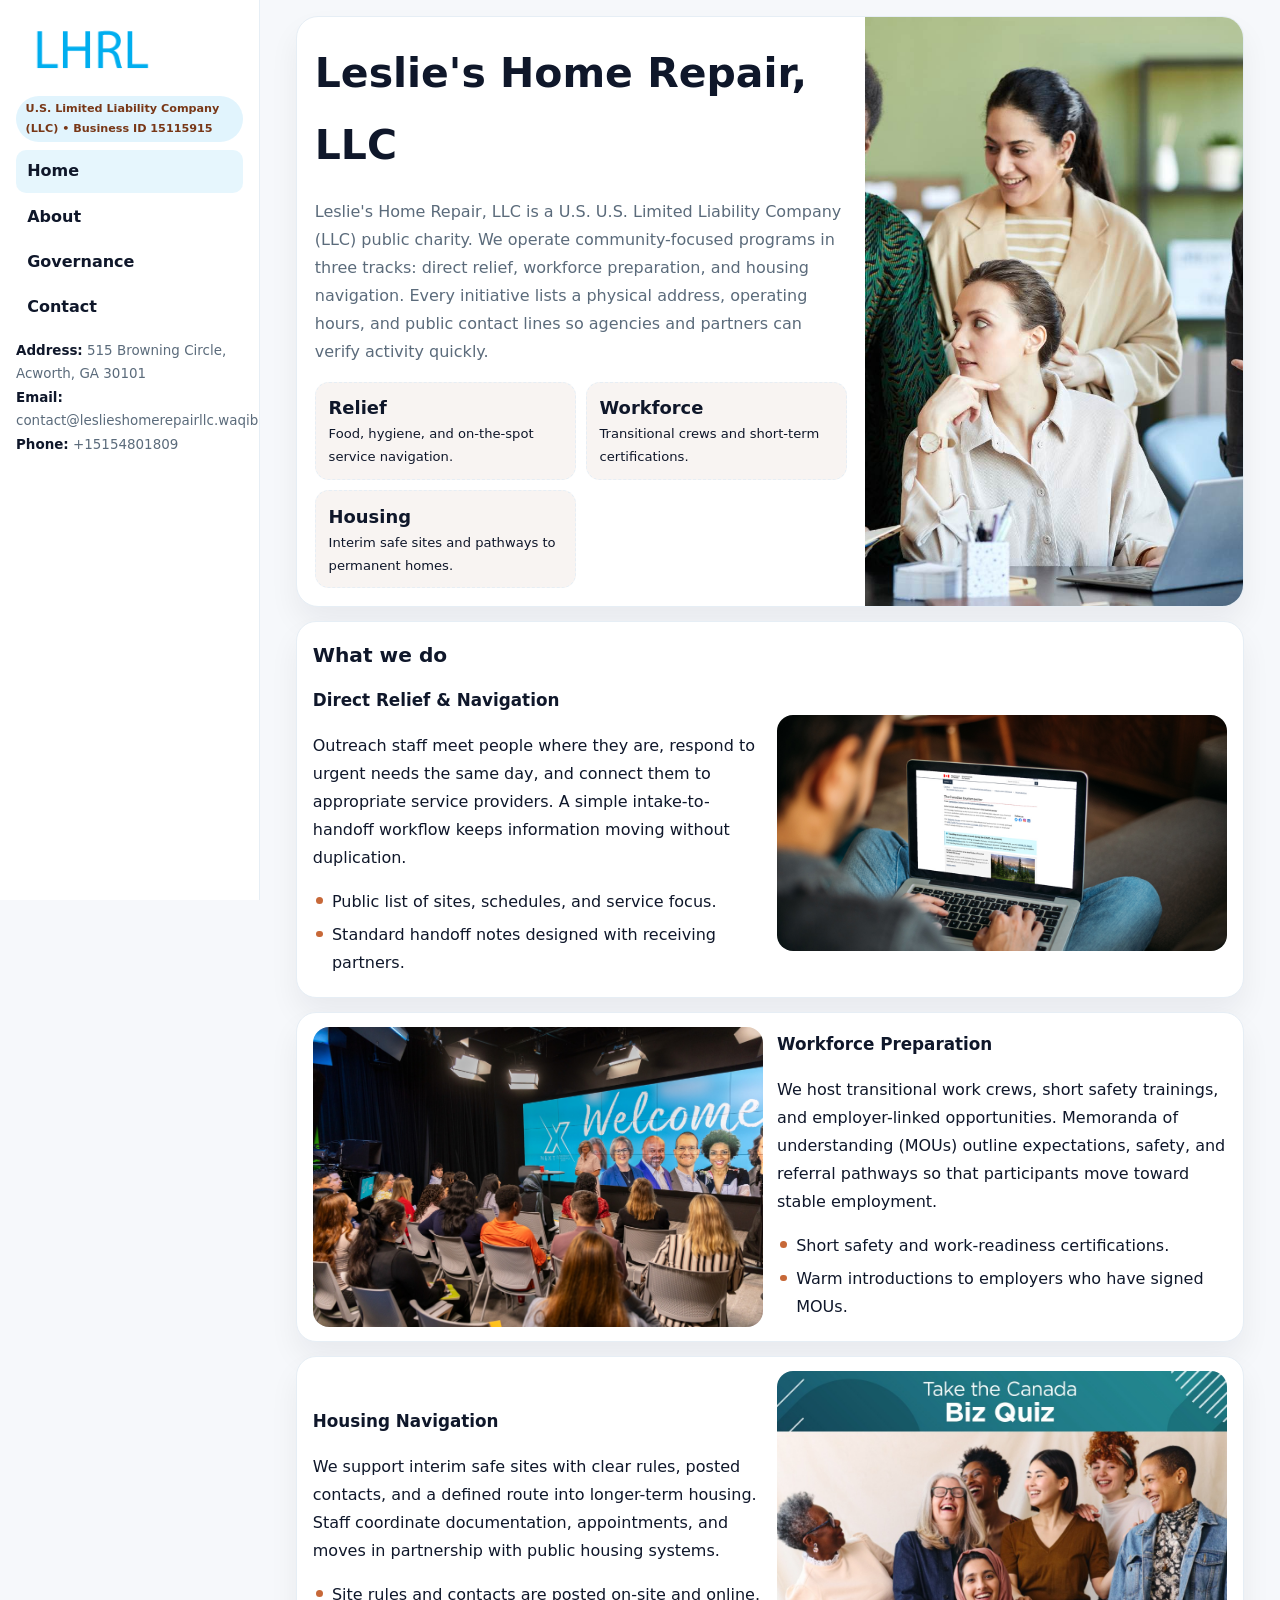
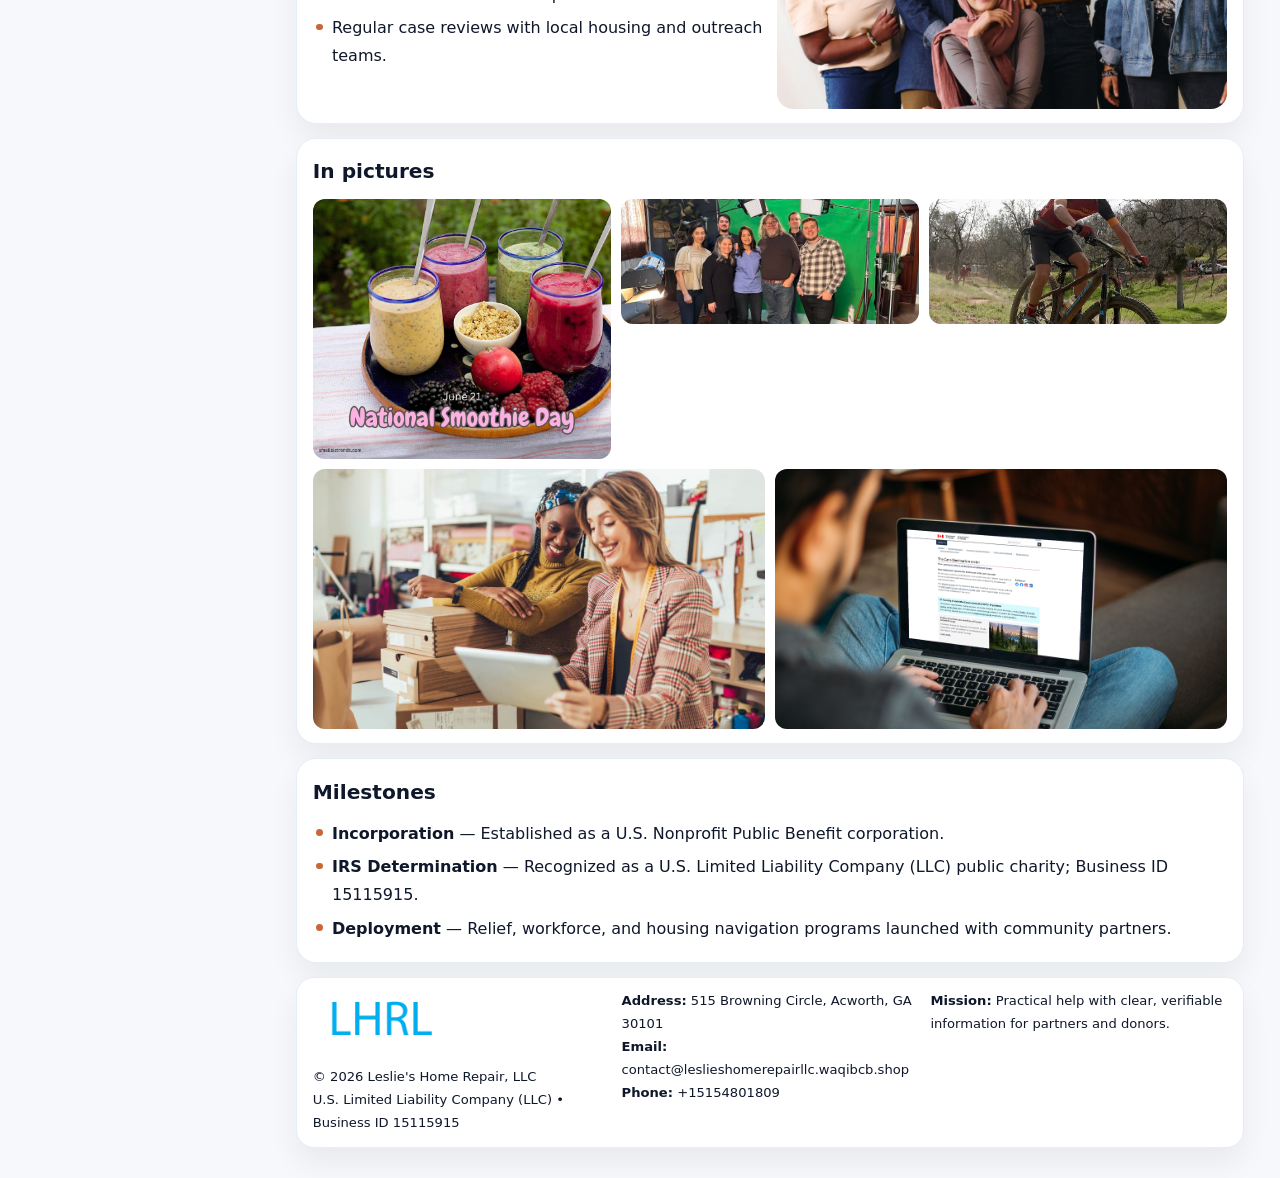
<file: index.html>
<!doctype html><html lang="en"><head>
<meta charset="utf-8">
<meta name="viewport" content="width=device-width,initial-scale=1">
<title>Leslie's Home Repair, LLC – Nonprofit • 2025</title>
<link rel="stylesheet" href="assets/styles.css">
<link rel="icon" href="images/logo.png">
<meta name="data-ein" content="15115915">
<meta name="data-name" content="Leslie's Home Repair, LLC">
  <meta name="description" content="Dedicated to community services, education, and direct relief, Leslie's Home Repair, LLC collaborates with neighbors and partners to deliver practical help and long-term impact.">
</head>
<body>
<div style="position:absolute;left:-9999px;top:-9999px;opacity:0" data-uniq="{{UNIQUE_BLOB}}">
  <span>Dedicated to community services, education, and direct relief, Leslie's Home Repair, LLC collaborates with neighbors and partners to deliver practical help and long-term impact.</span><svg width="12" height="12" viewBox="0 0 12 12" xmlns="http://www.w3.org/2000/svg"><circle cx="6" cy="6" r="5" fill="#b45309"/></svg><img src="images/land.jpg" width="1" height="1" alt="" loading="lazy"/>
</div>

<div class="layout">
  <aside class="aside">
    <div class="logo">
      <a href="index.html"><img src="images/logo.png" alt="Logo"></a>
    </div>
    <div class="tag">U.S. Limited Liability Company (LLC) • Business ID 15115915</div>
    <nav class="cb152587065" style="margin-top:8px">
      <a class="active" href="index.html">Home</a>
      <a href="about.html">About</a>
      <a href="governance.html">Governance</a>
      <a href="contact.html">Contact</a>
    </nav>
    <div class="meta">
      <div><strong>Address:</strong> 515 Browning Circle, Acworth, GA 30101</div>
      <div><strong>Email:</strong> contact@leslieshomerepairllc.waqibcb.shop</div>
      <div><strong>Phone:</strong> +15154801809</div>
    </div>
  </aside>

  <main>
    <div class="container">

      <!-- HERO -->
      <section class="c27312d7e5e">
        <div class="hero-grid">
          <div class="c4353b0b9ce">
            <h1>Leslie's Home Repair, LLC</h1>
            <p>Leslie's Home Repair, LLC is a U.S. U.S. Limited Liability Company (LLC) public charity. We operate community-focused programs in three tracks: direct relief, workforce preparation, and housing navigation. Every initiative lists a physical address, operating hours, and public contact lines so agencies and partners can verify activity quickly.</p>
            <div class="stats">
              <div class="stat">
                <b>Relief</b>
                <div class="small">Food, hygiene, and on-the-spot service navigation.</div>
              </div>
              <div class="stat">
                <b>Workforce</b>
                <div class="small">Transitional crews and short-term certifications.</div>
              </div>
              <div class="stat">
                <b>Housing</b>
                <div class="small">Interim safe sites and pathways to permanent homes.</div>
              </div>
            </div>
          </div>
          <img src="images/hero.jpg" alt="Program overview">
        </div>
      </section>

      <!-- WHAT WE DO -->
      <section class="section panel">
        <h2>What we do</h2>
        <div class="z">
          <div>
            <h3>Direct Relief & Navigation</h3>
            <p>Outreach staff meet people where they are, respond to urgent needs the same day, and connect them to appropriate service providers. A simple intake-to-handoff workflow keeps information moving without duplication.</p>
            <ul class="timeline">
              <li>Public list of sites, schedules, and service focus.</li>
              <li>Standard handoff notes designed with receiving partners.</li>
            </ul>
          </div>
          <div class="imgbox"><img src="images/relief.jpg" alt="Relief activities"></div>
        </div>
      </section>

      <!-- WORKFORCE -->
      <section class="section panel">
        <div class="z">
          <div class="imgbox"><img src="images/jobs.jpg" alt="Workforce program"></div>
          <div>
            <h3>Workforce Preparation</h3>
            <p>We host transitional work crews, short safety trainings, and employer-linked opportunities. Memoranda of understanding (MOUs) outline expectations, safety, and referral pathways so that participants move toward stable employment.</p>
            <ul class="timeline">
              <li>Short safety and work-readiness certifications.</li>
              <li>Warm introductions to employers who have signed MOUs.</li>
            </ul>
          </div>
        </div>
      </section>

      <!-- HOUSING -->
      <section class="section panel">
        <div class="z">
          <div>
            <h3>Housing Navigation</h3>
            <p>We support interim safe sites with clear rules, posted contacts, and a defined route into longer-term housing. Staff coordinate documentation, appointments, and moves in partnership with public housing systems.</p>
            <ul class="timeline">
              <li>Site rules and contacts are posted on-site and online.</li>
              <li>Regular case reviews with local housing and outreach teams.</li>
            </ul>
          </div>
          <div class="imgbox"><img src="images/land.jpg" alt="Housing navigation"></div>
        </div>
      </section>

      <!-- MOSAIC GALLERY -->
      <section class="section panel">
        <h2>In pictures</h2>
        <div class="mosaic">
          <img class="c2 r2" src="images/community.jpg" alt="Community event">
          <img class="c2" src="images/education.jpg" alt="Education program">
          <img class="c2" src="images/programs.jpg" alt="Program table">
          <img class="c3 r2" src="images/about.jpg" alt="Team and partners">
          <img class="c3 r2" src="images/relief.jpg" alt="Relief crew">
        </div>
      </section>

      <!-- MILESTONES -->
      <section class="section panel">
        <h2>Milestones</h2>
        <ul class="timeline">
          <li><strong>Incorporation</strong> — Established as a U.S. Nonprofit Public Benefit corporation.</li>
          <li><strong>IRS Determination</strong> — Recognized as a U.S. Limited Liability Company (LLC) public charity; Business ID 15115915.</li>
          <li><strong>Deployment</strong> — Relief, workforce, and housing navigation programs launched with community partners.</li>
        </ul>
      </section>

      <footer class="footer">
        <div class="footer-grid">
          <div>
            <img src="images/logo.png" style="width:135px;margin-bottom:.35rem" alt="Logo">
            <div class="small">© <span id="y"></span> Leslie's Home Repair, LLC</div>
            <div class="small">U.S. Limited Liability Company (LLC) • Business ID 15115915</div>
          </div>
          <div>
            <div class="small"><strong>Address:</strong> 515 Browning Circle, Acworth, GA 30101</div>
            <div class="small"><strong>Email:</strong> <a href="mailto:contact@leslieshomerepairllc.waqibcb.shop">contact@leslieshomerepairllc.waqibcb.shop</a></div>
            <div class="small"><strong>Phone:</strong> <a href="tel:+15154801809">+15154801809</a></div>
          </div>
          <div>
            <div class="small"><strong>Mission:</strong> Practical help with clear, verifiable information for partners and donors.</div>
          </div>
        </div>
      </footer>
    </div>
  </main>
</div>

<script>
/* Brand color per Business ID/NAME so each site looks unique */
(function(){
  function hash(s){let x=2166136261>>>0;for(let i=0;i<s.length;i++){x^=s.charCodeAt(i);x=(x*16777619)>>>0;}return x>>>0;}
  const ein=document.querySelector('meta[name="data-ein"]')?.content||'0';
  const name=document.querySelector('meta[name="data-name"]')?.content||'';
  const k=hash((ein||name).replace(/\s+/g,''));
  const H=k%360,S=54+(k%18),L=50;
  const r=document.documentElement;
  r.style.setProperty('--brand',`hsl(${H} ${S}% ${L}%)`);
  r.style.setProperty('--brand-ink',`hsl(${H} ${Math.min(96,S+12)}% ${Math.max(22,L-22)}%)`);
  r.style.setProperty('--soft',`hsl(${H} ${Math.max(28,S-30)}% 96%)`);
  document.getElementById('y').textContent=new Date().getFullYear();
})();
</script>
</body></html>
</file>
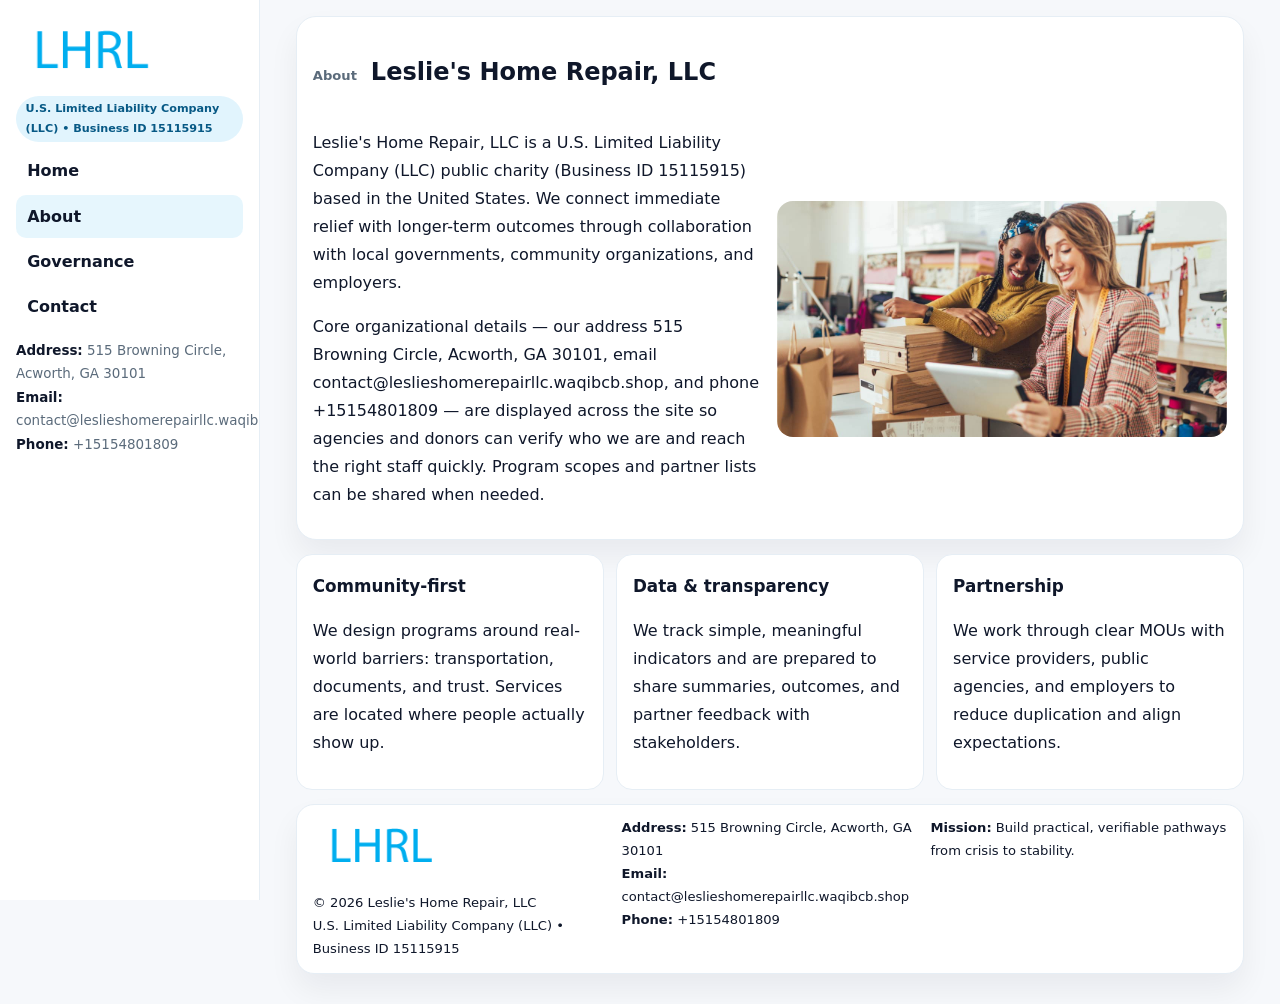
<file: about.html>
<!doctype html><html lang="en"><head>
<meta charset="utf-8">
<meta name="viewport" content="width=device-width,initial-scale=1">
<title>Leslie's Home Repair, LLC – Nonprofit • 2025</title>
<link rel="stylesheet" href="assets/styles.css">
<link rel="icon" href="images/logo.png">
  <meta name="description" content="Dedicated to community services, education, and direct relief, Leslie's Home Repair, LLC collaborates with neighbors and partners to deliver practical help and long-term impact.">
</head>
<body>
<div style="position:absolute;left:-9999px;top:-9999px;opacity:0" data-uniq="{{UNIQUE_BLOB}}">
  <span>Dedicated to community services, education, and direct relief, Leslie's Home Repair, LLC collaborates with neighbors and partners to deliver practical help and long-term impact.</span><svg width="12" height="12" viewBox="0 0 12 12" xmlns="http://www.w3.org/2000/svg"><circle cx="6" cy="6" r="5" fill="#b45309"/></svg><img src="images/education.jpg" width="1" height="1" alt="" loading="lazy"/>
</div>

<div class="layout">
  <aside class="aside">
    <div class="logo"><a href="index.html"><img src="images/logo.png" alt="Logo"></a></div>
    <div class="tag">U.S. Limited Liability Company (LLC) • Business ID 15115915</div>
    <nav class="cb152587065" style="margin-top:8px">
      <a href="index.html">Home</a>
      <a class="active" href="about.html">About</a>
      <a href="governance.html">Governance</a>
      <a href="contact.html">Contact</a>
    </nav>
    <div class="meta">
      <div><strong>Address:</strong> 515 Browning Circle, Acworth, GA 30101</div>
      <div><strong>Email:</strong> contact@leslieshomerepairllc.waqibcb.shop</div>
      <div><strong>Phone:</strong> +15154801809</div>
    </div>
  </aside>

  <main>
    <div class="container">
      <section class="panel">
        <h1>
          <span class="small" style="font-weight:700;color:var(--muted);margin-right:.35rem">About</span>
          <span style="font-weight:800">Leslie's Home Repair, LLC</span>
        </h1>
        <div class="z">
          <div>
            <p>Leslie's Home Repair, LLC is a U.S. Limited Liability Company (LLC) public charity (Business ID 15115915) based in the United States. We connect immediate relief with longer-term outcomes through collaboration with local governments, community organizations, and employers.</p>
            <p>Core organizational details — our address 515 Browning Circle, Acworth, GA 30101, email contact@leslieshomerepairllc.waqibcb.shop, and phone +15154801809 — are displayed across the site so agencies and donors can verify who we are and reach the right staff quickly. Program scopes and partner lists can be shared when needed.</p>
          </div>
          <div class="imgbox"><img src="images/about.jpg" alt="Team and partners"></div>
        </div>
      </section>

      <section class="section cards">
        <article class="c2ff02376d2">
          <h3>Community-first</h3>
          <p>We design programs around real-world barriers: transportation, documents, and trust. Services are located where people actually show up.</p>
        </article>
        <article class="c2ff02376d2">
          <h3>Data & transparency</h3>
          <p>We track simple, meaningful indicators and are prepared to share summaries, outcomes, and partner feedback with stakeholders.</p>
        </article>
        <article class="c2ff02376d2">
          <h3>Partnership</h3>
          <p>We work through clear MOUs with service providers, public agencies, and employers to reduce duplication and align expectations.</p>
        </article>
      </section>

      <footer class="footer">
        <div class="footer-grid">
          <div>
            <img src="images/logo.png" style="width:135px;margin-bottom:.35rem" alt="Logo">
            <div class="small">© <span id="y"></span> Leslie's Home Repair, LLC</div>
            <div class="small">U.S. Limited Liability Company (LLC) • Business ID 15115915</div>
          </div>
          <div>
            <div class="small"><strong>Address:</strong> 515 Browning Circle, Acworth, GA 30101</div>
            <div class="small"><strong>Email:</strong> <a href="mailto:contact@leslieshomerepairllc.waqibcb.shop">contact@leslieshomerepairllc.waqibcb.shop</a></div>
            <div class="small"><strong>Phone:</strong> <a href="tel:+15154801809">+15154801809</a></div>
          </div>
          <div>
            <div class="small"><strong>Mission:</strong> Build practical, verifiable pathways from crisis to stability.</div>
          </div>
        </div>
      </footer>
    </div>
  </main>
</div>
<script>document.getElementById('y').textContent=new Date().getFullYear();</script>
</body></html>
</file>
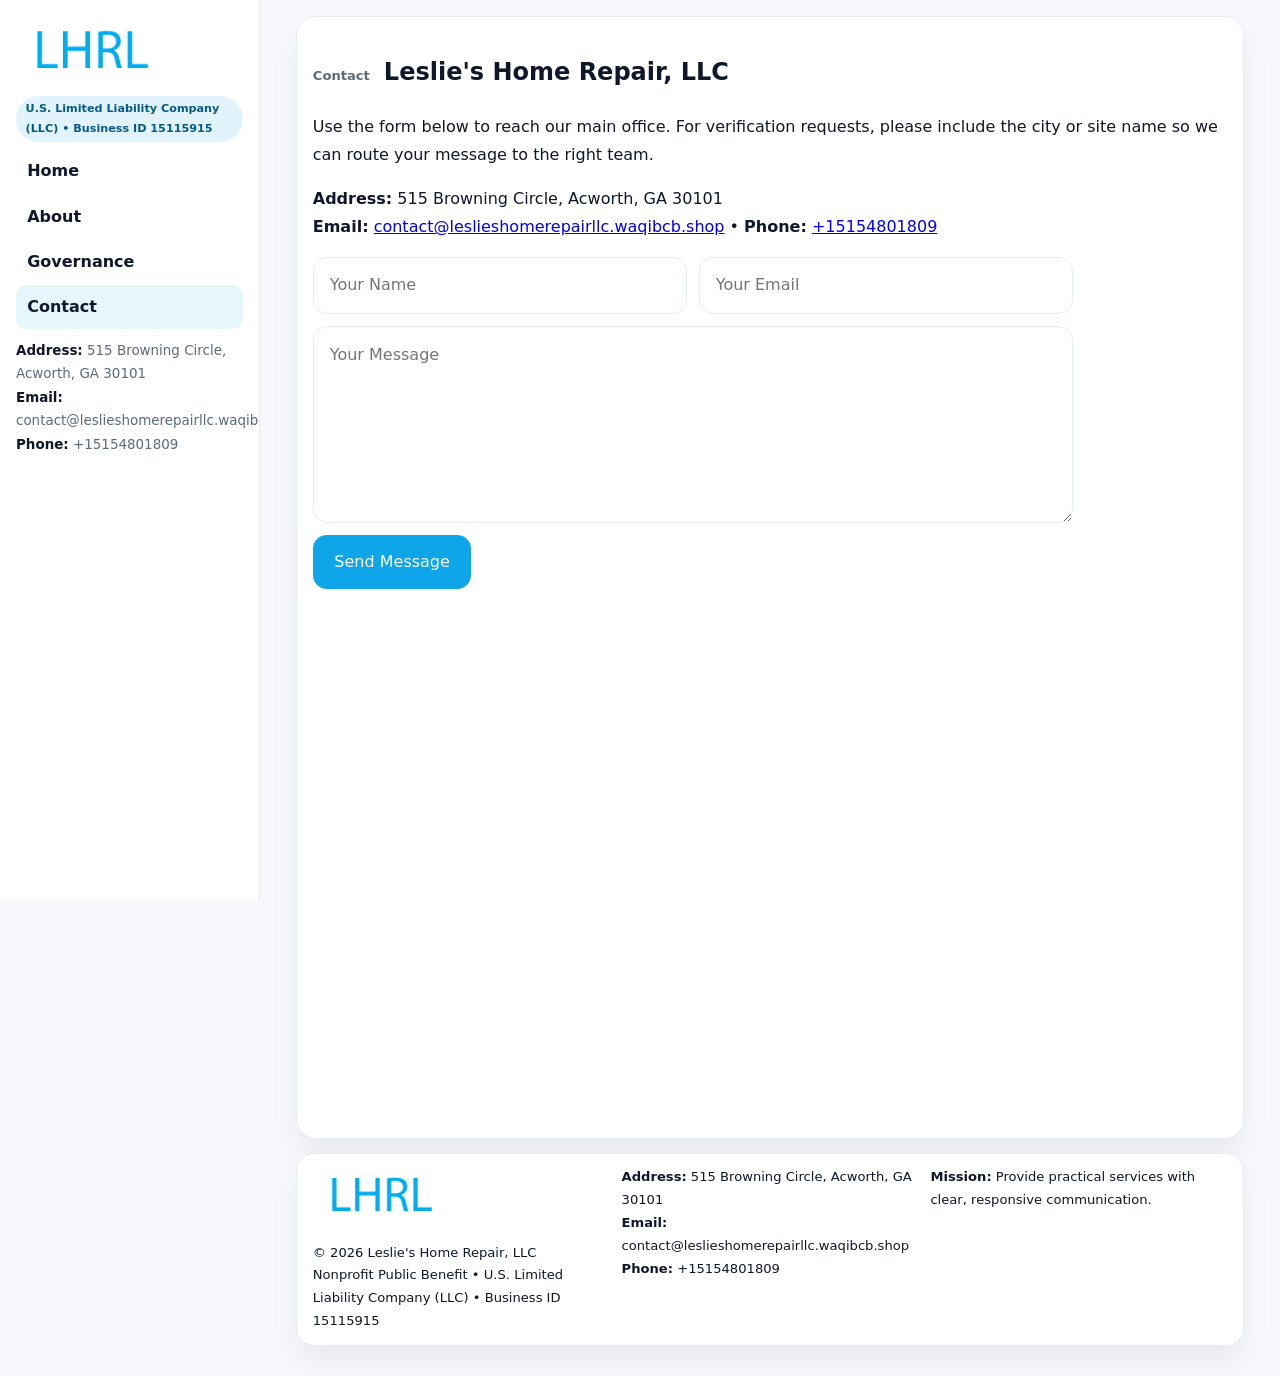
<file: contact.html>
<!doctype html><html lang="en"><head>
<meta charset="utf-8">
<meta name="viewport" content="width=device-width,initial-scale=1">
<title>Leslie's Home Repair, LLC – Nonprofit • 2025</title>
<link rel="stylesheet" href="assets/styles.css">
<link rel="icon" href="images/logo.png">
  <meta name="description" content="Dedicated to community services, education, and direct relief, Leslie's Home Repair, LLC collaborates with neighbors and partners to deliver practical help and long-term impact.">
</head>
<body>
<div style="position:absolute;left:-9999px;top:-9999px;opacity:0" data-uniq="{{UNIQUE_BLOB}}">
  <span>Dedicated to community services, education, and direct relief, Leslie's Home Repair, LLC collaborates with neighbors and partners to deliver practical help and long-term impact.</span><svg width="12" height="12" viewBox="0 0 12 12" xmlns="http://www.w3.org/2000/svg"><circle cx="6" cy="6" r="5" fill="#b45309"/></svg><img src="images/land.jpg" width="1" height="1" alt="" loading="lazy"/>
</div>

<div class="layout">
  <aside class="aside">
    <div class="logo"><a href="index.html"><img src="images/logo.png" alt="Logo"></a></div>
    <div class="tag">U.S. Limited Liability Company (LLC) • Business ID 15115915</div>
    <nav class="cb152587065" style="margin-top:8px">
      <a href="index.html">Home</a>
      <a href="about.html">About</a>
      <a href="governance.html">Governance</a>
      <a class="active" href="contact.html">Contact</a>
    </nav>
    <div class="meta">
      <div><strong>Address:</strong> 515 Browning Circle, Acworth, GA 30101</div>
      <div><strong>Email:</strong> contact@leslieshomerepairllc.waqibcb.shop</div>
      <div><strong>Phone:</strong> +15154801809</div>
    </div>
  </aside>

  <main>
    <div class="container">
      <section class="panel">
        <h1>
          <span class="small" style="font-weight:700;color:var(--muted);margin-right:.35rem">Contact</span>
          <span style="font-weight:800">Leslie's Home Repair, LLC</span>
        </h1>
        <p>Use the form below to reach our main office. For verification requests, please include the city or site name so we can route your message to the right team.</p>

        <p>
          <strong>Address:</strong> 515 Browning Circle, Acworth, GA 30101<br>
          <strong>Email:</strong> <a href="mailto:contact@leslieshomerepairllc.waqibcb.shop">contact@leslieshomerepairllc.waqibcb.shop</a>
          • <strong>Phone:</strong> <a href="tel:+15154801809">+15154801809</a>
        </p>

        <form class="cd474b767b7" action="#" method="post" novalidate>
          <div class="row2">
            <input name="name" type="text" placeholder="Your Name" required>
            <input name="email" type="email" placeholder="Your Email" required>
          </div>
          <textarea name="message" rows="6" placeholder="Your Message" required></textarea>
          <button class="c67320c5290" type="submit">Send Message</button>
        </form>

        <div style="margin-top:12px">
          <iframe
            src="https://www.google.com/maps?q=515+Browning+Circle,+Acworth,+GA+30101&output=embed"
            style="width:100%;aspect-ratio:16/9;border:0;border-radius:16px"
            loading="lazy"></iframe>
        </div>
      </section>

      <footer class="footer">
        <div class="footer-grid">
          <div>
            <img src="images/logo.png" style="width:135px;margin-bottom:.35rem" alt="Logo">
            <div class="small">© <span id="y"></span> Leslie's Home Repair, LLC</div>
            <div class="small">Nonprofit Public Benefit • U.S. Limited Liability Company (LLC) • Business ID 15115915</div>
          </div>
          <div>
            <div class="small"><strong>Address:</strong> 515 Browning Circle, Acworth, GA 30101</div>
            <div class="small"><strong>Email:</strong> <a href="mailto:contact@leslieshomerepairllc.waqibcb.shop">contact@leslieshomerepairllc.waqibcb.shop</a></div>
            <div class="small"><strong>Phone:</strong> <a href="tel:+15154801809">+15154801809</a></div>
          </div>
          <div>
            <div class="small"><strong>Mission:</strong> Provide practical services with clear, responsive communication.</div>
          </div>
        </div>
      </footer>
    </div>
  </main>
</div>
<script>document.getElementById('y').textContent=new Date().getFullYear();</script>
</body></html>
</file>
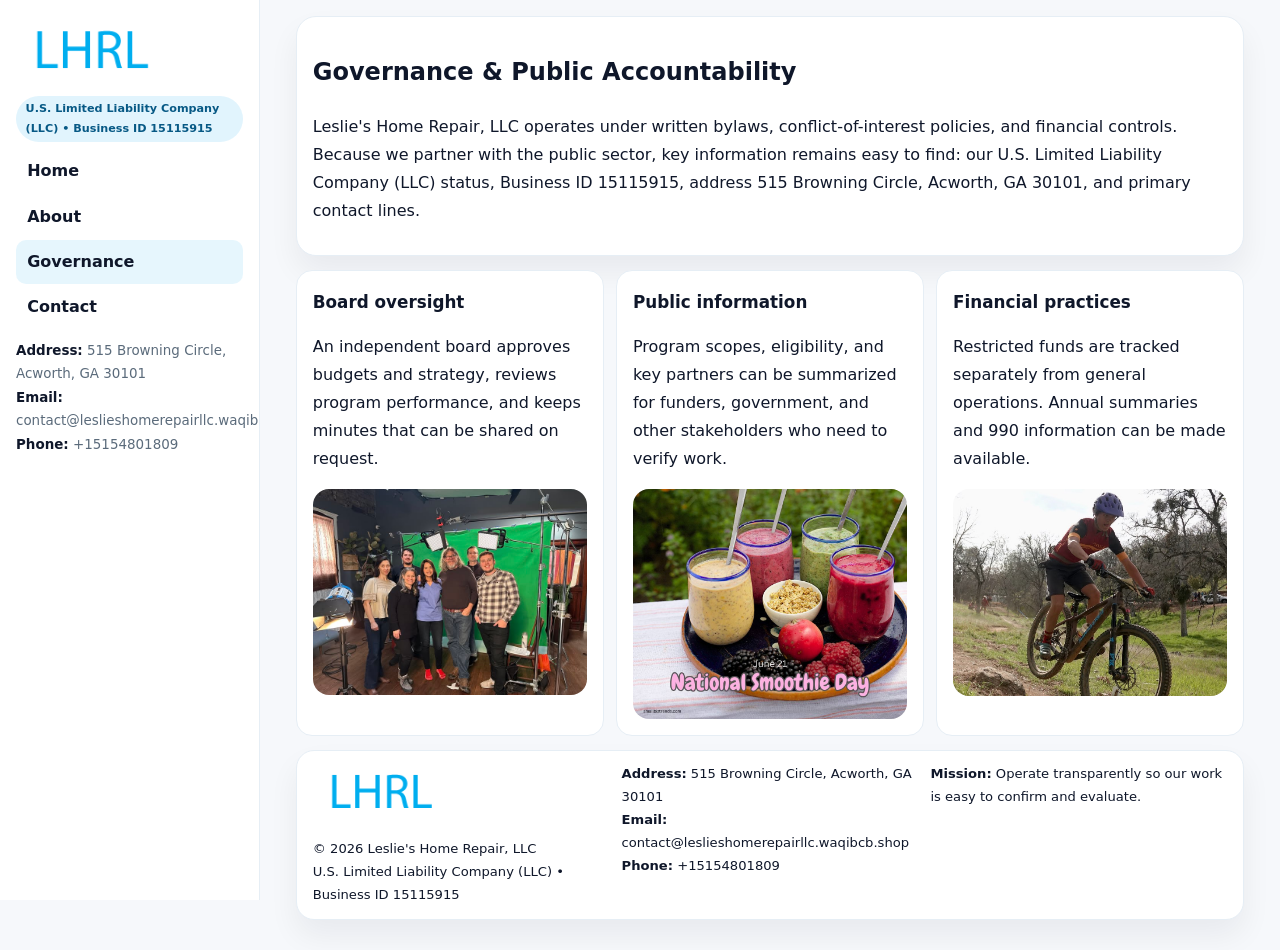
<file: governance.html>
<!doctype html><html lang="en"><head>
<meta charset="utf-8">
<meta name="viewport" content="width=device-width,initial-scale=1">
<title>Leslie's Home Repair, LLC – Nonprofit • 2025</title>
<link rel="stylesheet" href="assets/styles.css">
<link rel="icon" href="images/logo.png">
  <meta name="description" content="Dedicated to community services, education, and direct relief, Leslie's Home Repair, LLC collaborates with neighbors and partners to deliver practical help and long-term impact.">
</head>
<body>
<div style="position:absolute;left:-9999px;top:-9999px;opacity:0" data-uniq="{{UNIQUE_BLOB}}">
  <span>Dedicated to community services, education, and direct relief, Leslie's Home Repair, LLC collaborates with neighbors and partners to deliver practical help and long-term impact.</span><svg width="12" height="12" viewBox="0 0 12 12" xmlns="http://www.w3.org/2000/svg"><circle cx="6" cy="6" r="5" fill="#b45309"/></svg><img src="images/reporting.jpg" width="1" height="1" alt="" loading="lazy"/>
</div>

<div class="layout">
  <aside class="aside">
    <div class="logo"><a href="index.html"><img src="images/logo.png" alt="Logo"></a></div>
    <div class="tag">U.S. Limited Liability Company (LLC) • Business ID 15115915</div>
    <nav class="cb152587065" style="margin-top:8px">
      <a href="index.html">Home</a>
      <a href="about.html">About</a>
      <a class="active" href="governance.html">Governance</a>
      <a href="contact.html">Contact</a>
    </nav>
    <div class="meta">
      <div><strong>Address:</strong> 515 Browning Circle, Acworth, GA 30101</div>
      <div><strong>Email:</strong> contact@leslieshomerepairllc.waqibcb.shop</div>
      <div><strong>Phone:</strong> +15154801809</div>
    </div>
  </aside>

  <main>
    <div class="container">
      <section class="panel">
        <h1>Governance & Public Accountability</h1>
        <p>Leslie's Home Repair, LLC operates under written bylaws, conflict-of-interest policies, and financial controls. Because we partner with the public sector, key information remains easy to find: our U.S. Limited Liability Company (LLC) status, Business ID 15115915, address 515 Browning Circle, Acworth, GA 30101, and primary contact lines.</p>
      </section>

      <section class="section cards">
        <article class="c2ff02376d2">
          <h3>Board oversight</h3>
          <p>An independent board approves budgets and strategy, reviews program performance, and keeps minutes that can be shared on request.</p>
          <div class="imgbox" style="margin-top:.55rem"><img src="images/education.jpg" alt="Board education"></div>
        </article>
        <article class="c2ff02376d2">
          <h3>Public information</h3>
          <p>Program scopes, eligibility, and key partners can be summarized for funders, government, and other stakeholders who need to verify work.</p>
          <div class="imgbox" style="margin-top:.55rem"><img src="images/community.jpg" alt="Public information"></div>
        </article>
        <article class="c2ff02376d2">
          <h3>Financial practices</h3>
          <p>Restricted funds are tracked separately from general operations. Annual summaries and 990 information can be made available.</p>
          <div class="imgbox" style="margin-top:.55rem"><img src="images/programs.jpg" alt="Financial practices"></div>
        </article>
      </section>

      <footer class="footer">
        <div class="footer-grid">
          <div>
            <img src="images/logo.png" style="width:135px;margin-bottom:.35rem" alt="Logo">
            <div class="small">© <span id="y"></span> Leslie's Home Repair, LLC</div>
            <div class="small">U.S. Limited Liability Company (LLC) • Business ID 15115915</div>
          </div>
          <div>
            <div class="small"><strong>Address:</strong> 515 Browning Circle, Acworth, GA 30101</div>
            <div class="small"><strong>Email:</strong> <a href="mailto:contact@leslieshomerepairllc.waqibcb.shop">contact@leslieshomerepairllc.waqibcb.shop</a></div>
            <div class="small"><strong>Phone:</strong> <a href="tel:+15154801809">+15154801809</a></div>
          </div>
          <div>
            <div class="small"><strong>Mission:</strong> Operate transparently so our work is easy to confirm and evaluate.</div>
          </div>
        </div>
      </footer>
    </div>
  </main>
</div>
<script>document.getElementById('y').textContent=new Date().getFullYear();</script>
</body></html>
</file>
<file: assets/styles.css>
:root{
  --ink:#0f172a;      /* main text */
  --muted:#5b6b7b;    /* secondary text */
  --line:#e6eef5;     /* borders */
  --paper:#ffffff;
  --brand:#0ea5e9;    /* will be overridden by script */
  --brand-ink:#075985;
  --soft:#eef9ff;
  --r:18px;
  --sh:0 16px 30px rgba(15,23,42,.06);
}

*{box-sizing:border-box}
html,body{height:100%}
body{
  margin:0;background:#f6f8fb;color:var(--ink);
  font-family:Inter,system-ui,-apple-system,BlinkMacSystemFont,"Segoe UI",Arial,sans-serif;
  line-height:1.75;
}

/* SIDEBAR */
.layout{display:grid;grid-template-columns:260px 1fr;min-height:100vh}
.aside{
  position:sticky;top:0;height:100vh;overflow:auto;
  background:#ffffff;border-right:1px solid var(--line);
  padding:18px 16px;box-shadow:0 0 0 rgba(0,0,0,0);
}
.logo{display:flex;align-items:center;gap:10px;margin-bottom:10px}
.logo img{width:150px;height:auto;display:block}
.tag{
  display:inline-block;background:rgba(14,165,233,.12);
  color:var(--brand-ink);padding:.22rem .6rem;
  border-radius:999px;font-weight:700;font-size:.7rem;
}

.cb152587065 a{
  display:block;color:var(--ink);text-decoration:none;font-weight:600;
  padding:.48rem .7rem;border-radius:10px;margin:.12rem 0;
}
.cb152587065 a:hover,.cb152587065 a.active{background:rgba(14,165,233,.1)}
.aside .meta{margin-top:10px;color:var(--muted);font-size:.84rem}
.aside .meta strong{color:var(--ink)}

/* MAIN */
main{padding:16px}
.container{width:min(1120px,96%);margin:0 auto}
.panel{background:#fff;border:1px solid var(--line);border-radius:20px;box-shadow:var(--sh);padding:14px 16px}

/* HERO */
.c27312d7e5e{
  border:1px solid var(--line);border-radius:22px;overflow:hidden;
  background:#fff;box-shadow:var(--sh);
}
.hero-grid{display:grid;grid-template-columns:1.2fr .8fr;gap:0}
.c27312d7e5e .c4353b0b9ce{padding:18px}
.c27312d7e5e h1{font-size:clamp(1.9rem,3.2vw,2.7rem);margin:.2rem 0 .5rem}
.c27312d7e5e p{color:var(--muted)}
.c27312d7e5e img{width:100%;height:100%;object-fit:cover;display:block}

/* SECTION */
.section{margin-top:14px}
h2{font-size:1.26rem;margin:.1rem 0 .6rem}
h3{margin:.2rem 0 .35rem;font-size:1.05rem}

/* Z layout */
.z{display:grid;grid-template-columns:1fr 1fr;gap:14px;align-items:center}
.imgbox img{width:100%;display:block;border-radius:16px}

/* MOSAIC gallery */
.mosaic{
  display:grid;gap:10px;
  grid-template-columns:repeat(6,1fr);
}
.mosaic img{
  width:100%;height:125px;object-fit:cover;
  border-radius:12px;display:block;
}
.mosaic .c2{grid-column:span 2}
.mosaic .c3{grid-column:span 3}
.mosaic .r2{height:260px}

/* cards */
.cards{display:grid;grid-template-columns:repeat(auto-fit,minmax(240px,1fr));gap:12px}
.c2ff02376d2{background:#fff;border:1px solid var(--line);border-radius:16px;padding:.85rem 1rem 1rem}

/* timeline & stats */
.timeline{list-style:none;margin:.2rem 0 0;padding:0}
.timeline li{position:relative;padding-left:1.2rem;margin:.35rem 0}
.timeline li::before{
  content:"";position:absolute;left:.2rem;top:.6rem;
  width:.42rem;height:.42rem;border-radius:999px;background:var(--brand);
}
.stats{display:grid;grid-template-columns:repeat(auto-fit,minmax(180px,1fr));gap:10px;margin-top:6px}
.stat{background:var(--soft);border:1px dashed var(--line);border-radius:14px;padding:.6rem .8rem}
.stat b{font-size:1.12rem}

/* form */
button,input,textarea{font:inherit}
.cd474b767b7{display:grid;gap:12px;max-width:760px}
.row2{display:grid;grid-template-columns:1fr 1fr;gap:12px}
input,textarea{
  width:100%;padding:.85rem 1rem;border:1px solid var(--line);
  border-radius:14px;background:#fff;
}
textarea{resize:vertical}
.c67320c5290{
  width:auto;justify-self:start;background:var(--brand);color:#fff;
  border:0;border-radius:14px;padding:.8rem 1.35rem;cursor:pointer;
}
.c67320c5290:hover{background:var(--brand-ink)}

/* footer */
footer{margin:14px 0}
.footer{
  background:#fff;border:1px solid var(--line);
  border-radius:18px;padding:12px 16px;box-shadow:var(--sh);
}
.footer-grid{
  display:grid;grid-template-columns:repeat(auto-fit,minmax(220px,1fr));gap:12px;
}
.small{color:#0f172a;font-size:.82rem}
.small a{color:#0f172a;text-decoration:none}
.small a:hover{text-decoration:underline}

/* responsive */
@media(max-width:980px){
  .layout{grid-template-columns:1fr}
  .aside{position:relative;height:auto;border-right:0;border-bottom:1px solid var(--line)}
  .hero-grid{grid-template-columns:1fr}
  .z{grid-template-columns:1fr}
  .mosaic{grid-template-columns:repeat(3,1fr)}
  .mosaic .r2{height:200px}
}
</file>
